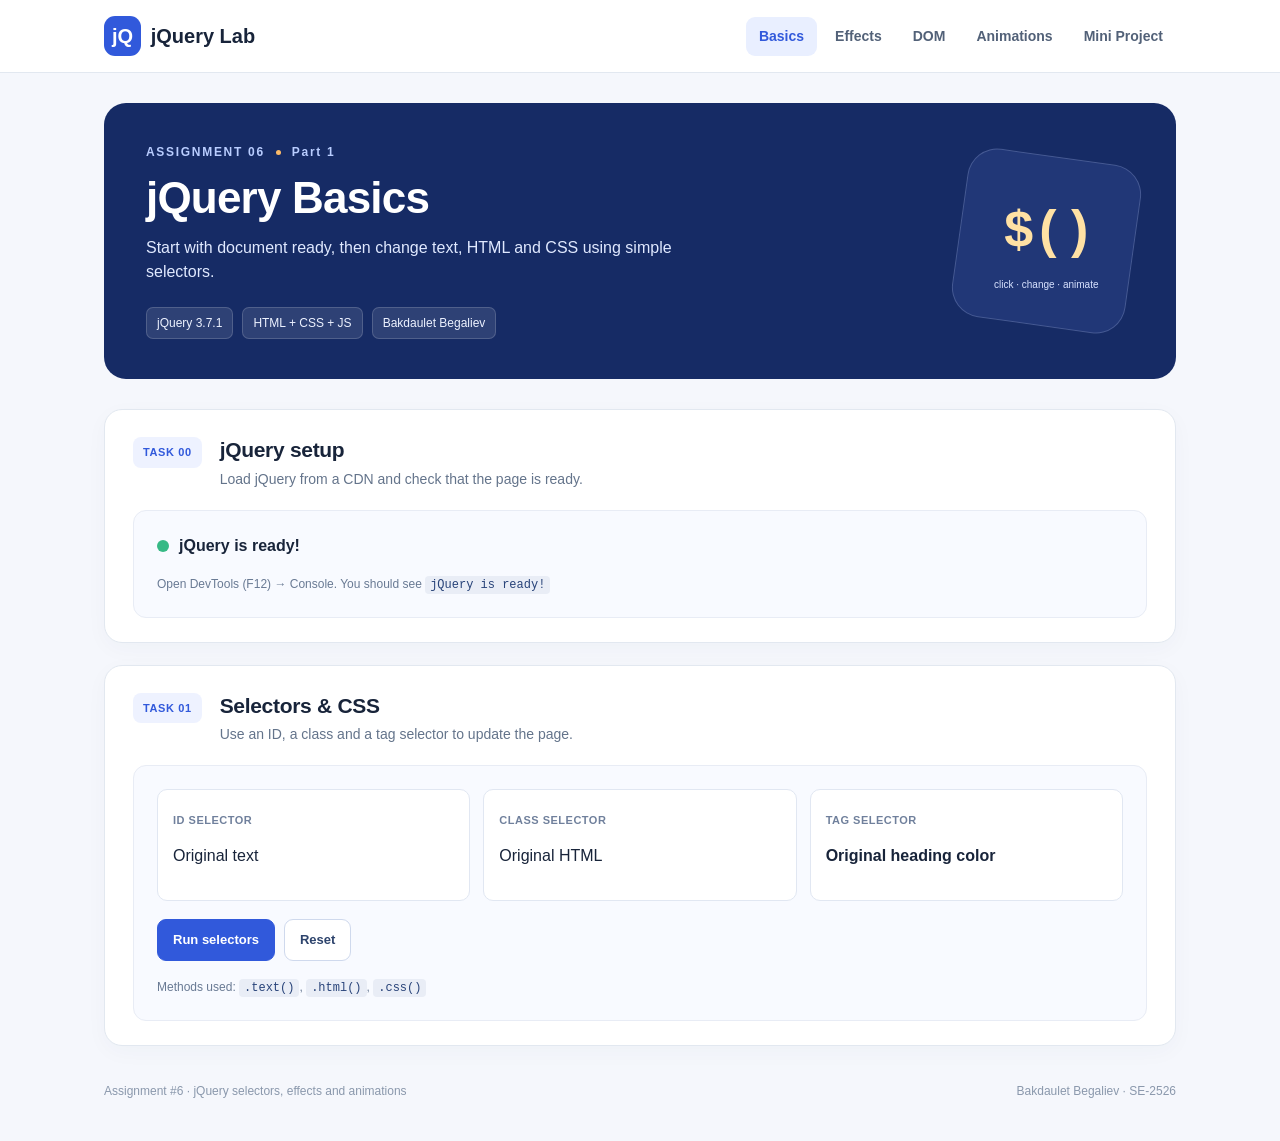
<file: index.html>
<!DOCTYPE html>
<html lang="en">
<head>
  <meta charset="UTF-8">
  <meta name="viewport" content="width=device-width, initial-scale=1.0">
  <title>jQuery Basics | jQuery Lab</title>
  <link rel="stylesheet" href="styles.css">
</head>
<body>
  <header class="site-header">
    <div class="header-inner">
      <a href="index.html" class="logo" aria-label="jQuery Lab home"><span class="logo-mark">jQ</span> jQuery Lab</a>
      <nav class="nav" aria-label="Main navigation">
        <a class="nav-link active" href="index.html">Basics</a>
<a class="nav-link" href="effects.html">Effects</a>
<a class="nav-link" href="dom.html">DOM</a>
<a class="nav-link" href="animations.html">Animations</a>
<a class="nav-link" href="project.html">Mini Project</a>
      </nav>
    </div>
  </header>
  <main class="container">
    <section class="hero">
      <div class="hero-content">
        <p class="eyebrow">ASSIGNMENT 06 <span class="dot"></span> Part 1</p>
        <h1>jQuery Basics</h1>
        <p class="hero-description">Start with document ready, then change text, HTML and CSS using simple selectors.</p>
        <div class="hero-tags"><span>jQuery 3.7.1</span><span>HTML + CSS + JS</span><span>Bakdaulet Begaliev</span></div>
      </div>
      <div class="hero-art" aria-hidden="true"><div class="hero-art-inner"><span>$</span><span>( )</span><small>click · change · animate</small></div></div>
    </section>
    <div class="tasks">
      <section class="task-card" id="task-0">
        <div class="task-heading">
          <span class="task-number">TASK 00</span>
          <div><h2>jQuery setup</h2><p>Load jQuery from a CDN and check that the page is ready.</p></div>
        </div>
        <div class="demo"><div class="inline-status"><span class="status-dot"></span><span id="readyStatus">Checking jQuery...</span></div>
<p class="helper">Open DevTools (F12) → Console. You should see <code>jQuery is ready!</code></p></div>
      </section>
<section class="task-card" id="task-1">
        <div class="task-heading">
          <span class="task-number">TASK 01</span>
          <div><h2>Selectors &amp; CSS</h2><p>Use an ID, a class and a tag selector to update the page.</p></div>
        </div>
        <div class="demo"><div class="example-grid">
  <div class="example-box"><span class="example-label">ID selector</span><p id="idExample">Original text</p></div>
  <div class="example-box"><span class="example-label">Class selector</span><p class="classExample">Original HTML</p></div>
  <div class="example-box"><span class="example-label">Tag selector</span><h3>Original heading color</h3></div>
</div>
<div class="actions"><button id="changeSelectors" class="btn primary" type="button">Run selectors</button><button id="resetSelectors" class="btn secondary" type="button">Reset</button></div>
<p class="helper">Methods used: <code>.text()</code>, <code>.html()</code>, <code>.css()</code></p></div>
      </section>
    </div>
    <footer class="footer">
      <span>Assignment #6 · jQuery selectors, effects and animations</span>
      <span>Bakdaulet Begaliev · SE-2526</span>
    </footer>
  </main>
  <script src="https://code.jquery.com/jquery-3.7.1.min.js"></script>
  <script src="js/basics.js"></script>
</body>
</html>
</file>
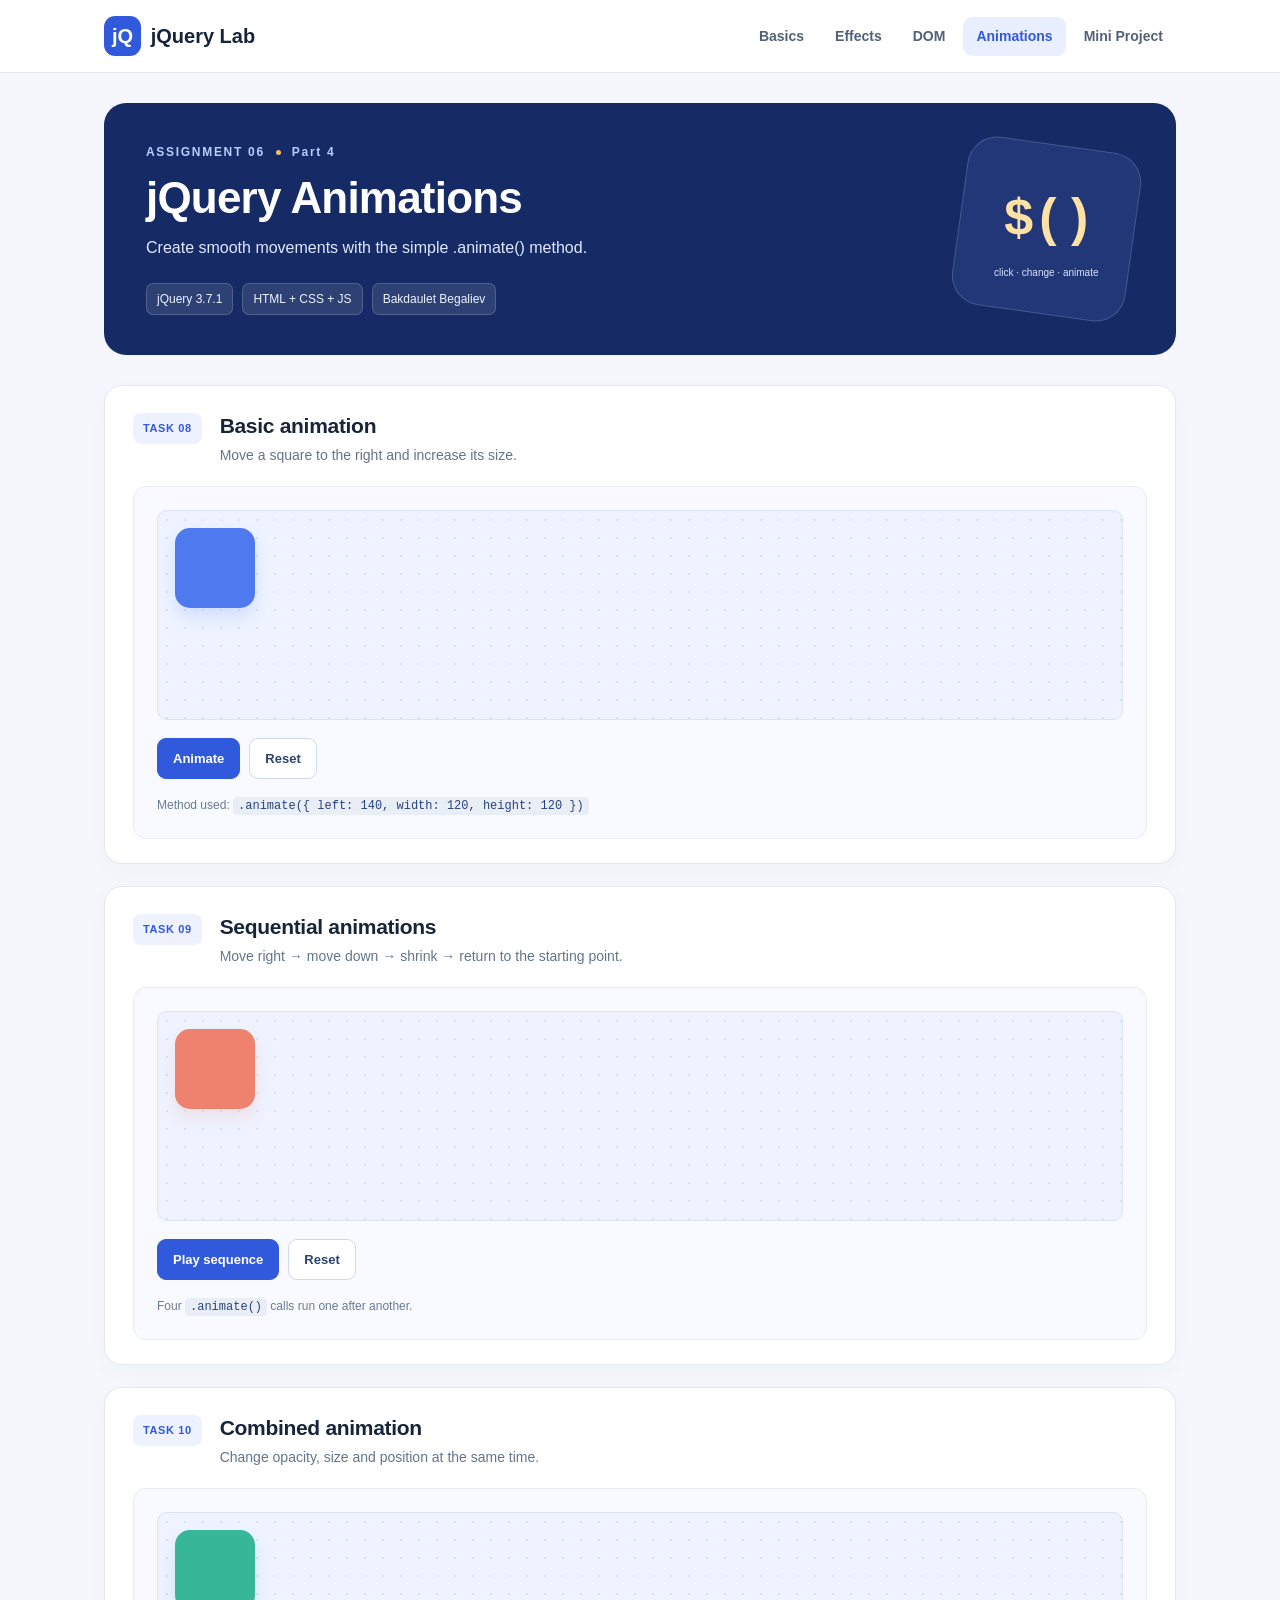
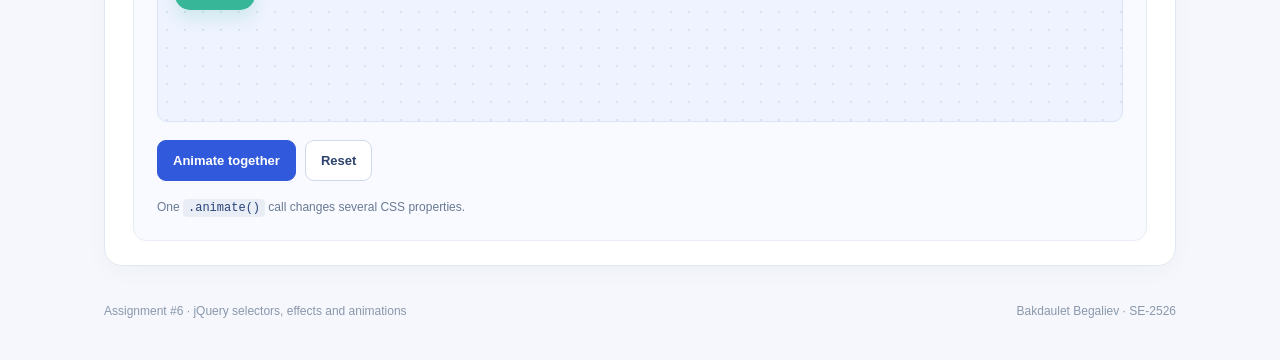
<file: animations.html>
<!DOCTYPE html>
<html lang="en">
<head>
  <meta charset="UTF-8">
  <meta name="viewport" content="width=device-width, initial-scale=1.0">
  <title>jQuery Animations | jQuery Lab</title>
  <link rel="stylesheet" href="styles.css">
</head>
<body>
  <header class="site-header">
    <div class="header-inner">
      <a href="index.html" class="logo" aria-label="jQuery Lab home"><span class="logo-mark">jQ</span> jQuery Lab</a>
      <nav class="nav" aria-label="Main navigation">
        <a class="nav-link" href="index.html">Basics</a>
<a class="nav-link" href="effects.html">Effects</a>
<a class="nav-link" href="dom.html">DOM</a>
<a class="nav-link active" href="animations.html">Animations</a>
<a class="nav-link" href="project.html">Mini Project</a>
      </nav>
    </div>
  </header>
  <main class="container">
    <section class="hero">
      <div class="hero-content">
        <p class="eyebrow">ASSIGNMENT 06 <span class="dot"></span> Part 4</p>
        <h1>jQuery Animations</h1>
        <p class="hero-description">Create smooth movements with the simple .animate() method.</p>
        <div class="hero-tags"><span>jQuery 3.7.1</span><span>HTML + CSS + JS</span><span>Bakdaulet Begaliev</span></div>
      </div>
      <div class="hero-art" aria-hidden="true"><div class="hero-art-inner"><span>$</span><span>( )</span><small>click · change · animate</small></div></div>
    </section>
    <div class="tasks">
      <section class="task-card" id="task-8">
        <div class="task-heading">
          <span class="task-number">TASK 08</span>
          <div><h2>Basic animation</h2><p>Move a square to the right and increase its size.</p></div>
        </div>
        <div class="demo"><div class="animation-stage"><div id="basicBox" class="moving-box"></div></div>
<div class="actions"><button id="basicAnimate" class="btn primary" type="button">Animate</button><button id="basicReset" class="btn secondary" type="button">Reset</button></div>
<p class="helper">Method used: <code>.animate({ left: 140, width: 120, height: 120 })</code></p></div>
      </section>
<section class="task-card" id="task-9">
        <div class="task-heading">
          <span class="task-number">TASK 09</span>
          <div><h2>Sequential animations</h2><p>Move right → move down → shrink → return to the starting point.</p></div>
        </div>
        <div class="demo"><div class="animation-stage"><div id="sequenceBox" class="moving-box coral"></div></div>
<div class="actions"><button id="sequenceAnimate" class="btn primary" type="button">Play sequence</button><button id="sequenceReset" class="btn secondary" type="button">Reset</button></div>
<p class="helper">Four <code>.animate()</code> calls run one after another.</p></div>
      </section>
<section class="task-card" id="task-10">
        <div class="task-heading">
          <span class="task-number">TASK 10</span>
          <div><h2>Combined animation</h2><p>Change opacity, size and position at the same time.</p></div>
        </div>
        <div class="demo"><div class="animation-stage"><div id="combinedBox" class="moving-box green"></div></div>
<div class="actions"><button id="combinedAnimate" class="btn primary" type="button">Animate together</button><button id="combinedReset" class="btn secondary" type="button">Reset</button></div>
<p class="helper">One <code>.animate()</code> call changes several CSS properties.</p></div>
      </section>
    </div>
    <footer class="footer">
      <span>Assignment #6 · jQuery selectors, effects and animations</span>
      <span>Bakdaulet Begaliev · SE-2526</span>
    </footer>
  </main>
  <script src="https://code.jquery.com/jquery-3.7.1.min.js"></script>
  <script src="js/animations.js"></script>
</body>
</html>
</file>
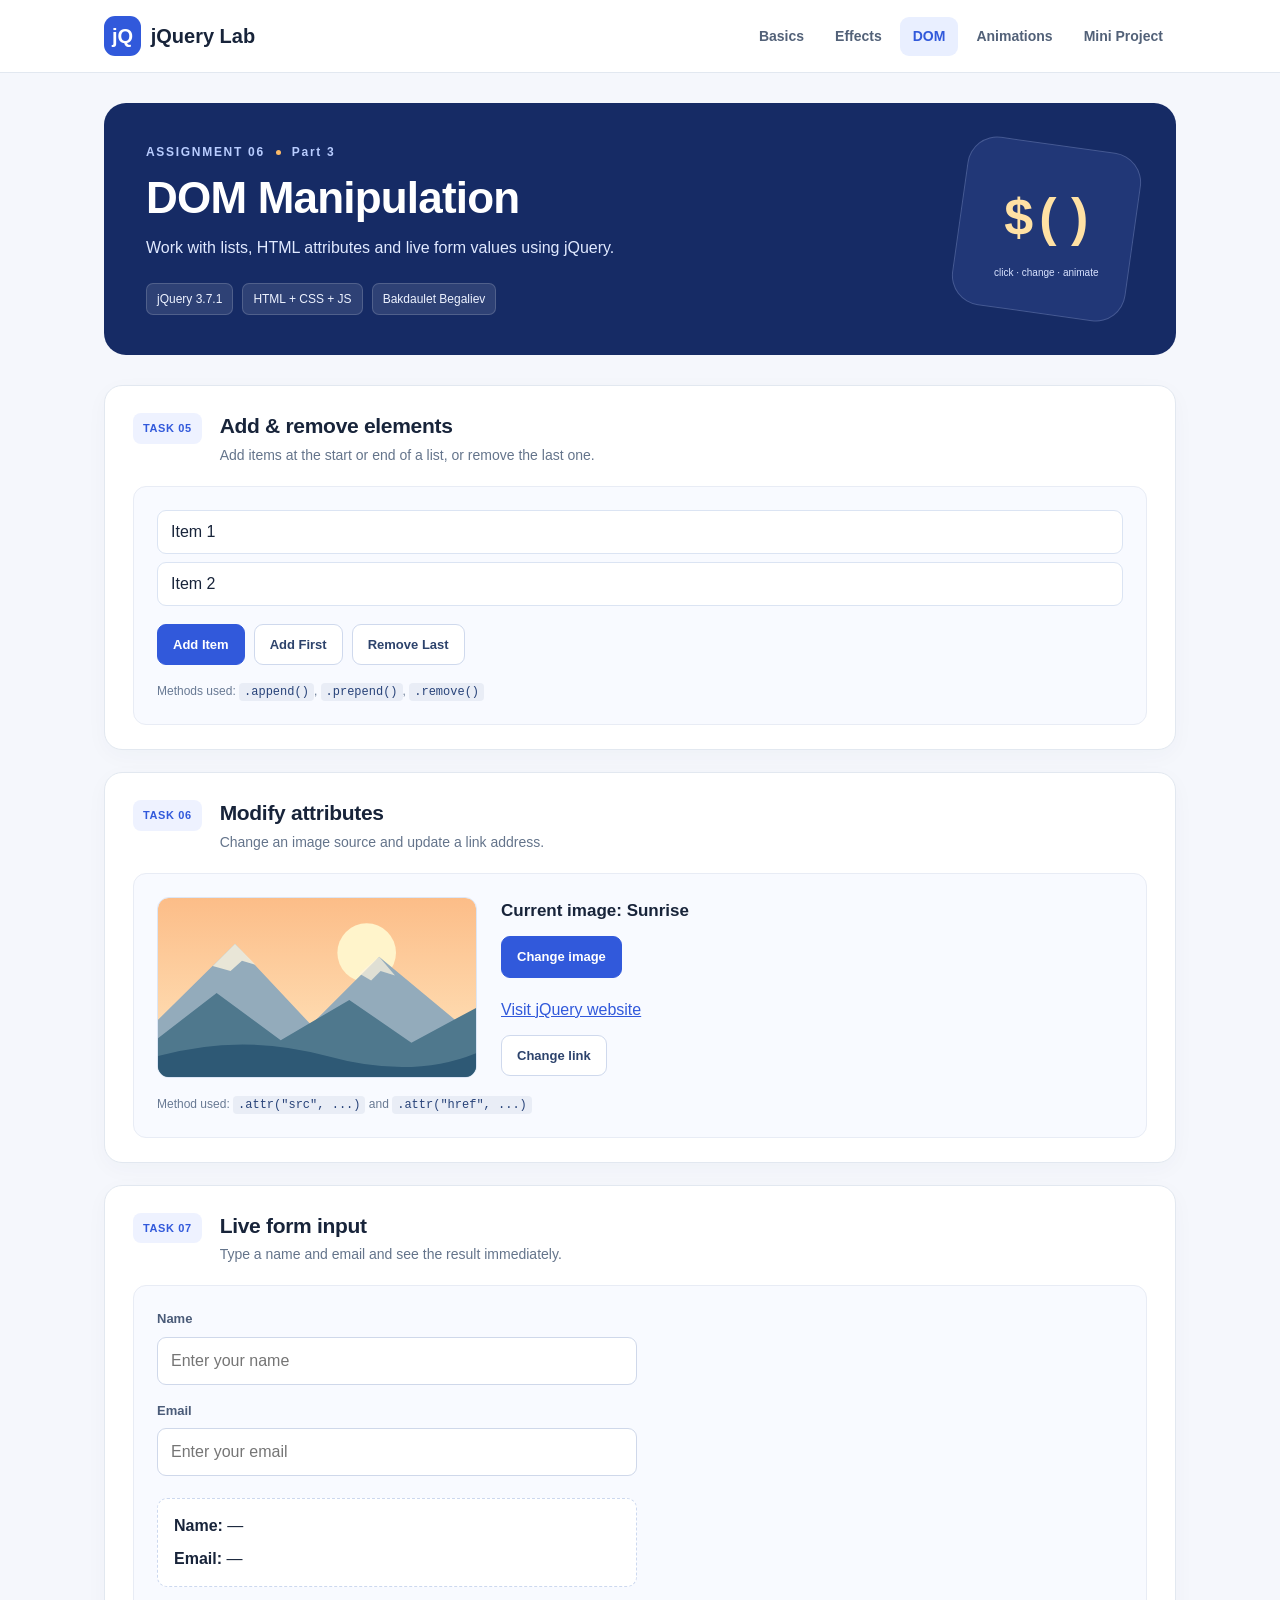
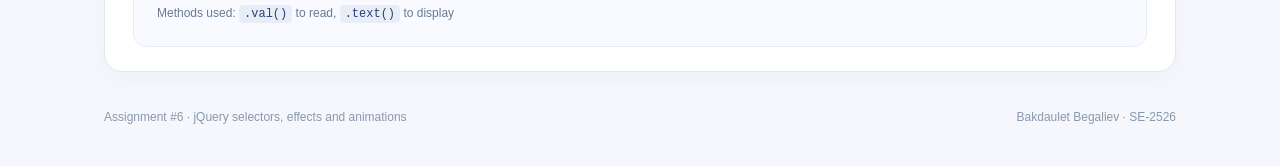
<file: dom.html>
<!DOCTYPE html>
<html lang="en">
<head>
  <meta charset="UTF-8">
  <meta name="viewport" content="width=device-width, initial-scale=1.0">
  <title>DOM Manipulation | jQuery Lab</title>
  <link rel="stylesheet" href="styles.css">
</head>
<body>
  <header class="site-header">
    <div class="header-inner">
      <a href="index.html" class="logo" aria-label="jQuery Lab home"><span class="logo-mark">jQ</span> jQuery Lab</a>
      <nav class="nav" aria-label="Main navigation">
        <a class="nav-link" href="index.html">Basics</a>
<a class="nav-link" href="effects.html">Effects</a>
<a class="nav-link active" href="dom.html">DOM</a>
<a class="nav-link" href="animations.html">Animations</a>
<a class="nav-link" href="project.html">Mini Project</a>
      </nav>
    </div>
  </header>
  <main class="container">
    <section class="hero">
      <div class="hero-content">
        <p class="eyebrow">ASSIGNMENT 06 <span class="dot"></span> Part 3</p>
        <h1>DOM Manipulation</h1>
        <p class="hero-description">Work with lists, HTML attributes and live form values using jQuery.</p>
        <div class="hero-tags"><span>jQuery 3.7.1</span><span>HTML + CSS + JS</span><span>Bakdaulet Begaliev</span></div>
      </div>
      <div class="hero-art" aria-hidden="true"><div class="hero-art-inner"><span>$</span><span>( )</span><small>click · change · animate</small></div></div>
    </section>
    <div class="tasks">
      <section class="task-card" id="task-5">
        <div class="task-heading">
          <span class="task-number">TASK 05</span>
          <div><h2>Add &amp; remove elements</h2><p>Add items at the start or end of a list, or remove the last one.</p></div>
        </div>
        <div class="demo"><ul id="itemList" class="item-list"><li>Item 1</li><li>Item 2</li></ul>
<div class="actions"><button id="appendItem" class="btn primary" type="button">Add Item</button><button id="prependItem" class="btn secondary" type="button">Add First</button><button id="removeItem" class="btn secondary" type="button">Remove Last</button></div>
<p class="helper">Methods used: <code>.append()</code>, <code>.prepend()</code>, <code>.remove()</code></p></div>
      </section>
<section class="task-card" id="task-6">
        <div class="task-heading">
          <span class="task-number">TASK 06</span>
          <div><h2>Modify attributes</h2><p>Change an image source and update a link address.</p></div>
        </div>
        <div class="demo"><div class="attribute-layout"><img id="changePicture" src="assets/sunrise.svg" alt="Landscape that changes when a button is pressed"><div class="attribute-info"><p id="pictureCaption" class="caption-title">Current image: Sunrise</p><button id="changeImage" class="btn primary" type="button">Change image</button><p class="link-line"><a id="changingLink" href="https://jquery.com/" target="_blank" rel="noopener noreferrer">Visit jQuery website</a></p><button id="changeLink" class="btn secondary" type="button">Change link</button></div></div>
<p class="helper">Method used: <code>.attr("src", ...)</code> and <code>.attr("href", ...)</code></p></div>
      </section>
<section class="task-card" id="task-7">
        <div class="task-heading">
          <span class="task-number">TASK 07</span>
          <div><h2>Live form input</h2><p>Type a name and email and see the result immediately.</p></div>
        </div>
        <div class="demo"><form id="liveForm" class="simple-form"><label for="nameInput">Name</label><input id="nameInput" type="text" placeholder="Enter your name" autocomplete="off"><label for="emailInput">Email</label><input id="emailInput" type="email" placeholder="Enter your email" autocomplete="off"></form>
<div class="live-result"><p><strong>Name:</strong> <span id="nameOutput">—</span></p><p><strong>Email:</strong> <span id="emailOutput">—</span></p></div>
<p class="helper">Methods used: <code>.val()</code> to read, <code>.text()</code> to display</p></div>
      </section>
    </div>
    <footer class="footer">
      <span>Assignment #6 · jQuery selectors, effects and animations</span>
      <span>Bakdaulet Begaliev · SE-2526</span>
    </footer>
  </main>
  <script src="https://code.jquery.com/jquery-3.7.1.min.js"></script>
  <script src="js/dom.js"></script>
</body>
</html>
</file>
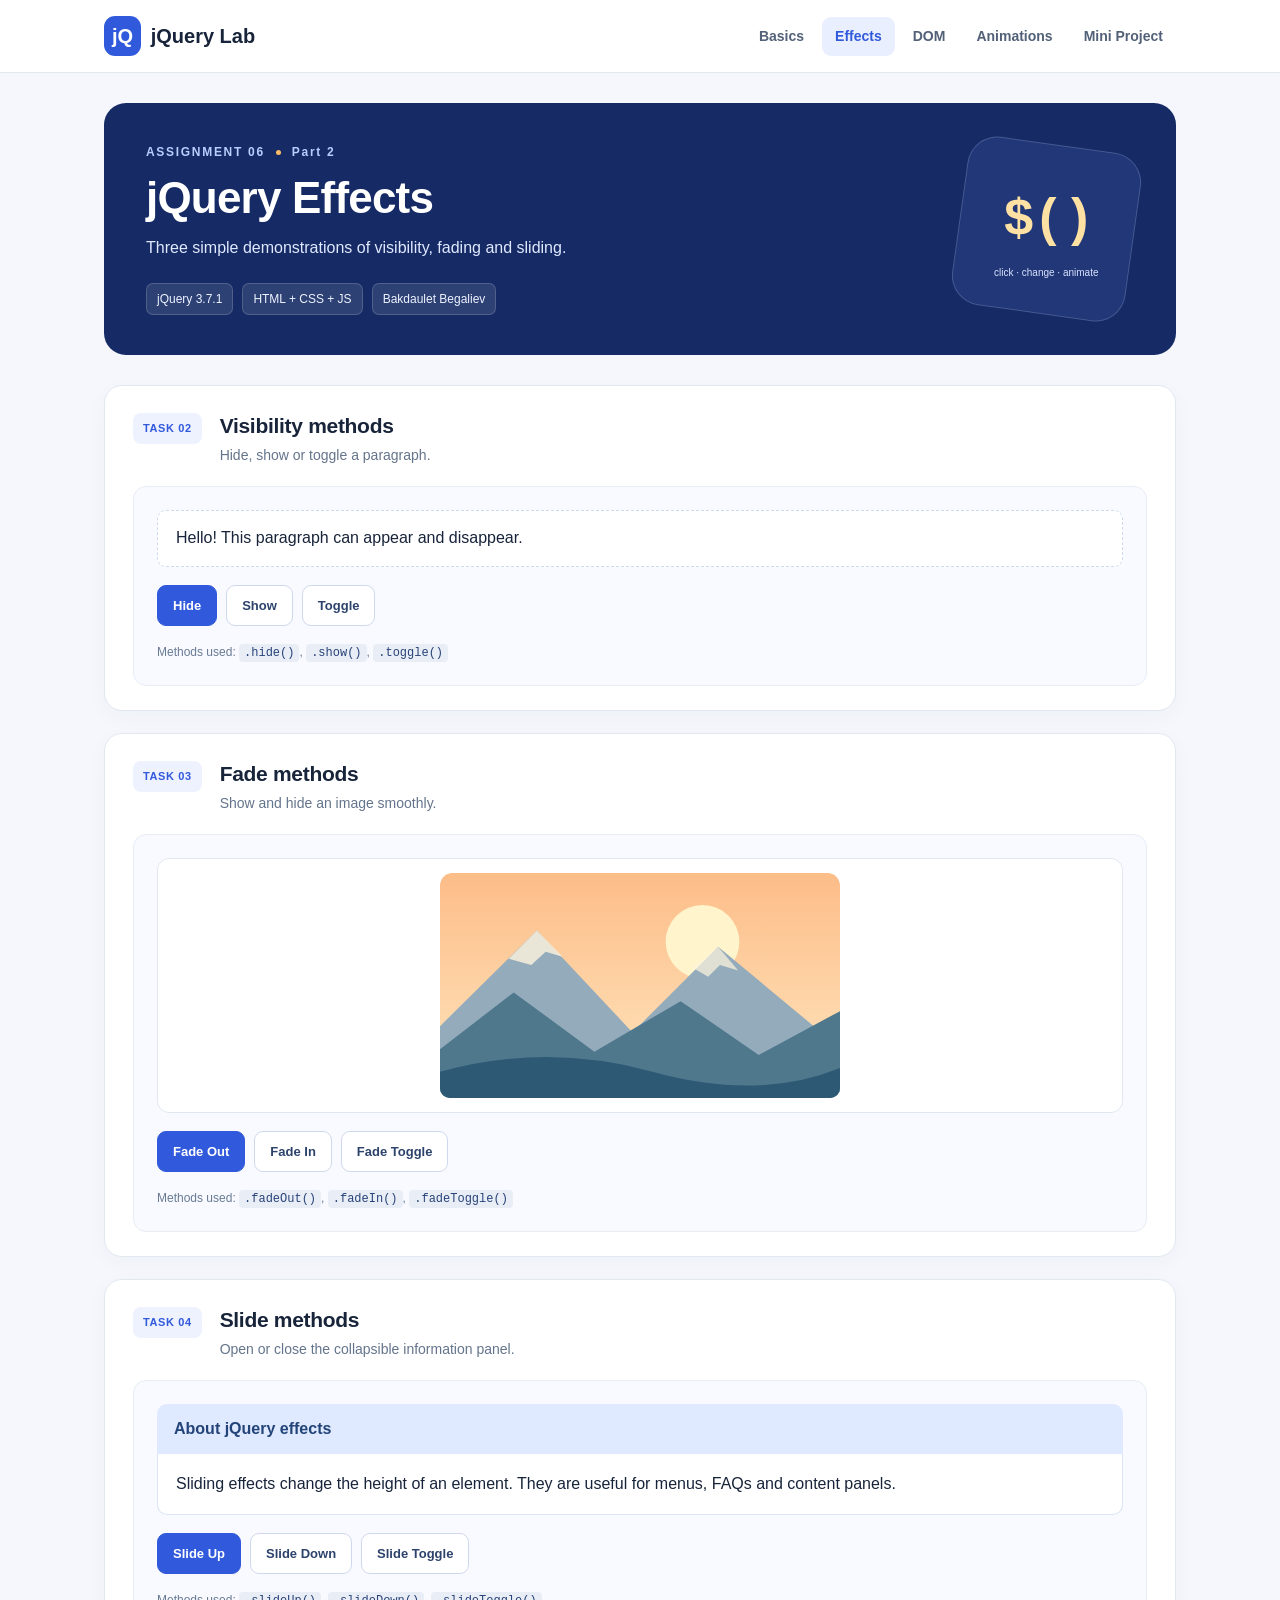
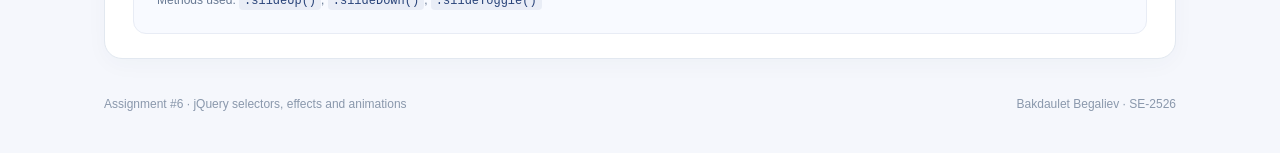
<file: effects.html>
<!DOCTYPE html>
<html lang="en">
<head>
  <meta charset="UTF-8">
  <meta name="viewport" content="width=device-width, initial-scale=1.0">
  <title>jQuery Effects | jQuery Lab</title>
  <link rel="stylesheet" href="styles.css">
</head>
<body>
  <header class="site-header">
    <div class="header-inner">
      <a href="index.html" class="logo" aria-label="jQuery Lab home"><span class="logo-mark">jQ</span> jQuery Lab</a>
      <nav class="nav" aria-label="Main navigation">
        <a class="nav-link" href="index.html">Basics</a>
<a class="nav-link active" href="effects.html">Effects</a>
<a class="nav-link" href="dom.html">DOM</a>
<a class="nav-link" href="animations.html">Animations</a>
<a class="nav-link" href="project.html">Mini Project</a>
      </nav>
    </div>
  </header>
  <main class="container">
    <section class="hero">
      <div class="hero-content">
        <p class="eyebrow">ASSIGNMENT 06 <span class="dot"></span> Part 2</p>
        <h1>jQuery Effects</h1>
        <p class="hero-description">Three simple demonstrations of visibility, fading and sliding.</p>
        <div class="hero-tags"><span>jQuery 3.7.1</span><span>HTML + CSS + JS</span><span>Bakdaulet Begaliev</span></div>
      </div>
      <div class="hero-art" aria-hidden="true"><div class="hero-art-inner"><span>$</span><span>( )</span><small>click · change · animate</small></div></div>
    </section>
    <div class="tasks">
      <section class="task-card" id="task-2">
        <div class="task-heading">
          <span class="task-number">TASK 02</span>
          <div><h2>Visibility methods</h2><p>Hide, show or toggle a paragraph.</p></div>
        </div>
        <div class="demo"><div class="demo-output"><p id="visibilityText">Hello! This paragraph can appear and disappear.</p></div>
<div class="actions"><button id="hideText" class="btn primary" type="button">Hide</button><button id="showText" class="btn secondary" type="button">Show</button><button id="toggleText" class="btn secondary" type="button">Toggle</button></div>
<p class="helper">Methods used: <code>.hide()</code>, <code>.show()</code>, <code>.toggle()</code></p></div>
      </section>
<section class="task-card" id="task-3">
        <div class="task-heading">
          <span class="task-number">TASK 03</span>
          <div><h2>Fade methods</h2><p>Show and hide an image smoothly.</p></div>
        </div>
        <div class="demo"><div class="image-stage"><img id="fadeImage" src="assets/sunrise.svg" alt="Illustrated sunrise over mountains"></div>
<div class="actions"><button id="fadeOut" class="btn primary" type="button">Fade Out</button><button id="fadeIn" class="btn secondary" type="button">Fade In</button><button id="fadeToggle" class="btn secondary" type="button">Fade Toggle</button></div>
<p class="helper">Methods used: <code>.fadeOut()</code>, <code>.fadeIn()</code>, <code>.fadeToggle()</code></p></div>
      </section>
<section class="task-card" id="task-4">
        <div class="task-heading">
          <span class="task-number">TASK 04</span>
          <div><h2>Slide methods</h2><p>Open or close the collapsible information panel.</p></div>
        </div>
        <div class="demo"><div class="panel-title">About jQuery effects</div>
<div id="slidePanel" class="slide-panel">Sliding effects change the height of an element. They are useful for menus, FAQs and content panels.</div>
<div class="actions"><button id="slideUp" class="btn primary" type="button">Slide Up</button><button id="slideDown" class="btn secondary" type="button">Slide Down</button><button id="slideToggle" class="btn secondary" type="button">Slide Toggle</button></div>
<p class="helper">Methods used: <code>.slideUp()</code>, <code>.slideDown()</code>, <code>.slideToggle()</code></p></div>
      </section>
    </div>
    <footer class="footer">
      <span>Assignment #6 · jQuery selectors, effects and animations</span>
      <span>Bakdaulet Begaliev · SE-2526</span>
    </footer>
  </main>
  <script src="https://code.jquery.com/jquery-3.7.1.min.js"></script>
  <script src="js/effects.js"></script>
</body>
</html>
</file>
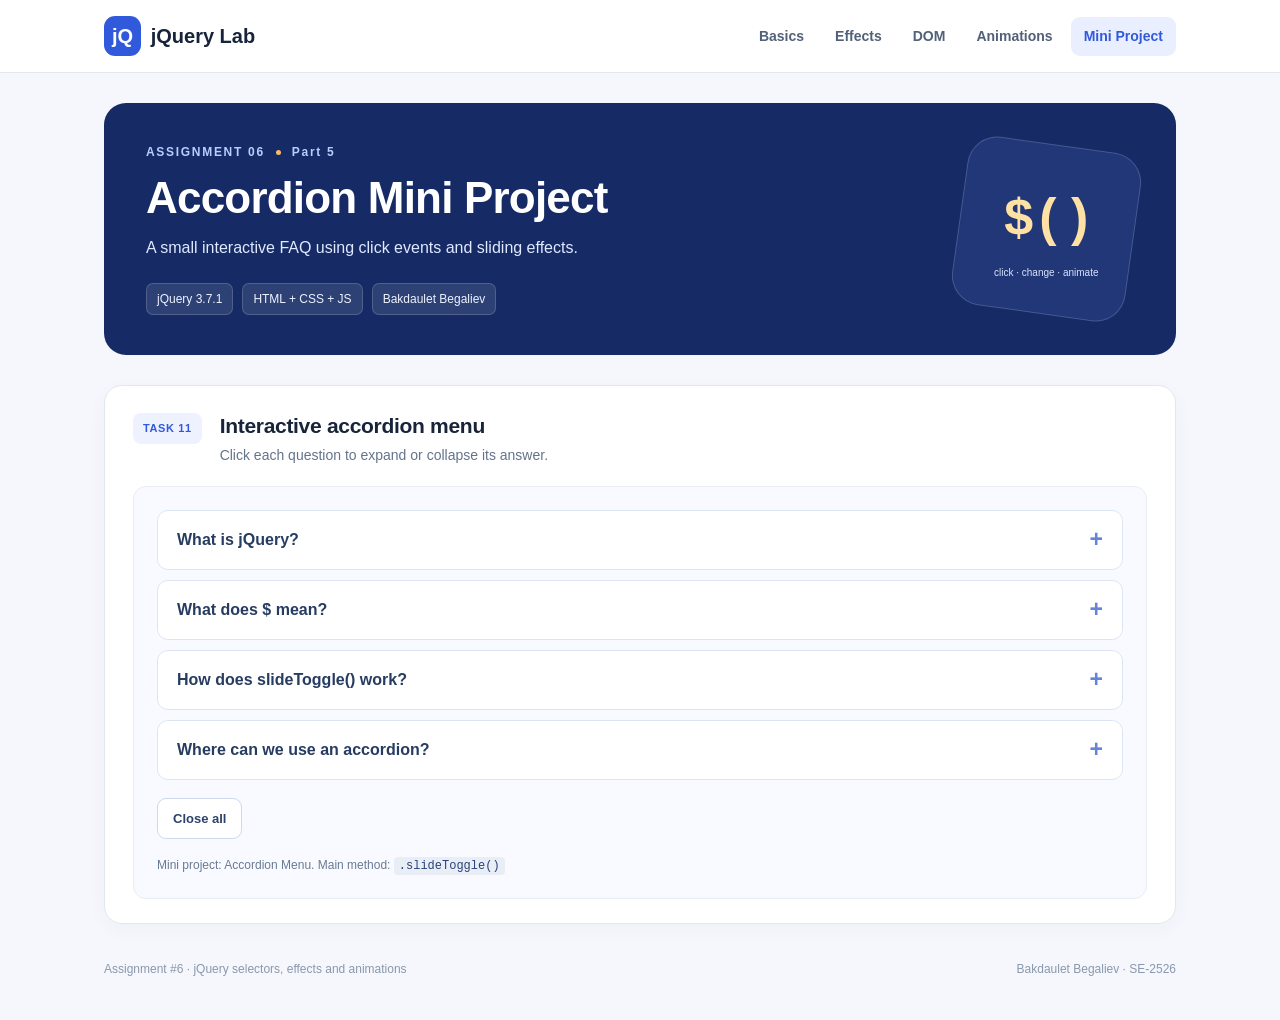
<file: project.html>
<!DOCTYPE html>
<html lang="en">
<head>
  <meta charset="UTF-8">
  <meta name="viewport" content="width=device-width, initial-scale=1.0">
  <title>Accordion Mini Project | jQuery Lab</title>
  <link rel="stylesheet" href="styles.css">
</head>
<body>
  <header class="site-header">
    <div class="header-inner">
      <a href="index.html" class="logo" aria-label="jQuery Lab home"><span class="logo-mark">jQ</span> jQuery Lab</a>
      <nav class="nav" aria-label="Main navigation">
        <a class="nav-link" href="index.html">Basics</a>
<a class="nav-link" href="effects.html">Effects</a>
<a class="nav-link" href="dom.html">DOM</a>
<a class="nav-link" href="animations.html">Animations</a>
<a class="nav-link active" href="project.html">Mini Project</a>
      </nav>
    </div>
  </header>
  <main class="container">
    <section class="hero">
      <div class="hero-content">
        <p class="eyebrow">ASSIGNMENT 06 <span class="dot"></span> Part 5</p>
        <h1>Accordion Mini Project</h1>
        <p class="hero-description">A small interactive FAQ using click events and sliding effects.</p>
        <div class="hero-tags"><span>jQuery 3.7.1</span><span>HTML + CSS + JS</span><span>Bakdaulet Begaliev</span></div>
      </div>
      <div class="hero-art" aria-hidden="true"><div class="hero-art-inner"><span>$</span><span>( )</span><small>click · change · animate</small></div></div>
    </section>
    <div class="tasks">
      <section class="task-card" id="task-11">
        <div class="task-heading">
          <span class="task-number">TASK 11</span>
          <div><h2>Interactive accordion menu</h2><p>Click each question to expand or collapse its answer.</p></div>
        </div>
        <div class="demo"><div class="accordion">
  <div class="accordion-item"><button class="accordion-question" type="button">What is jQuery? <span class="plus">+</span></button><div class="accordion-answer"><p>jQuery is a JavaScript library that makes working with HTML elements easier.</p></div></div>
  <div class="accordion-item"><button class="accordion-question" type="button">What does $ mean? <span class="plus">+</span></button><div class="accordion-answer"><p>The dollar sign is a shortcut for the jQuery function. It selects elements so we can work with them.</p></div></div>
  <div class="accordion-item"><button class="accordion-question" type="button">How does slideToggle() work? <span class="plus">+</span></button><div class="accordion-answer"><p>It opens an element if it is closed, and closes it if it is open.</p></div></div>
  <div class="accordion-item"><button class="accordion-question" type="button">Where can we use an accordion? <span class="plus">+</span></button><div class="accordion-answer"><p>Accordions are useful for FAQ pages, product details and help sections.</p></div></div>
</div>
<div class="actions"><button id="closeAll" class="btn secondary" type="button">Close all</button></div>
<p class="helper">Mini project: Accordion Menu. Main method: <code>.slideToggle()</code></p></div>
      </section>
    </div>
    <footer class="footer">
      <span>Assignment #6 · jQuery selectors, effects and animations</span>
      <span>Bakdaulet Begaliev · SE-2526</span>
    </footer>
  </main>
  <script src="https://code.jquery.com/jquery-3.7.1.min.js"></script>
  <script src="js/project.js"></script>
</body>
</html>
</file>
<file: styles.css>
:root {
  --ink: #18243a;
  --muted: #64748b;
  --blue: #3159db;
  --blue-light: #e9efff;
  --line: #e2e8f0;
  --background: #f5f7fc;
}
* { box-sizing: border-box; }
body { margin: 0; background: var(--background); color: var(--ink); font-family: Arial, Helvetica, sans-serif; line-height: 1.5; }
a { color: var(--blue); }
button, input { font: inherit; }
.site-header { background: #fff; border-bottom: 1px solid var(--line); }
.header-inner { max-width: 1120px; margin: auto; padding: 16px 24px; display: flex; align-items: center; justify-content: space-between; gap: 24px; }
.logo { text-decoration: none; font-size: 20px; font-weight: 800; color: var(--ink); white-space: nowrap; }
.logo-mark { display: inline-block; background: var(--blue); color: white; border-radius: 11px; padding: 5px 8px; margin-right: 4px; }
.nav { display: flex; gap: 5px; flex-wrap: wrap; }
.nav-link { color: #526178; text-decoration: none; padding: 9px 13px; border-radius: 9px; font-size: 14px; font-weight: 700; }
.nav-link:hover { background: #f0f4fe; }
.nav-link.active { color: var(--blue); background: var(--blue-light); }
.container { max-width: 1120px; padding: 30px 24px 18px; margin: auto; }
.hero { background: #162b65; color: white; border-radius: 22px; padding: 40px 42px; display: flex; justify-content: space-between; align-items: center; gap: 30px; overflow: hidden; }
.hero-content { max-width: 650px; }
.eyebrow { font-size: 12px; font-weight: 800; letter-spacing: 1.7px; color: #b9cdff; margin: 0 0 12px; }
.dot { display: inline-block; width: 5px; height: 5px; background: #fbba68; border-radius: 50%; vertical-align: middle; margin: 0 6px; }
h1 { font-size: clamp(30px, 4vw, 44px); line-height: 1.12; letter-spacing: -.8px; margin: 0 0 14px; }
.hero-description { margin: 0; font-size: 16px; color: #e0e9ff; max-width: 580px; }
.hero-tags { display: flex; flex-wrap: wrap; gap: 9px; margin-top: 23px; }
.hero-tags span { background: #ffffff1b; border: 1px solid #ffffff29; color: #edf2ff; border-radius: 7px; padding: 6px 10px; font-size: 12px; }
.hero-art { flex-shrink: 0; width: 175px; height: 170px; background: #6d88eb22; border: 1px solid #d8e0ff33; border-radius: 30px; transform: rotate(8deg); display: grid; place-items: center; }
.hero-art-inner { transform: rotate(-8deg); text-align: center; }
.hero-art-inner > span { display: inline-block; font-weight: 800; font-size: 52px; margin: 0 3px; color: #ffe1a4; }
.hero-art-inner small { display: block; font-size: 10px; color: #d8e2ff; margin-top: 9px; }
.tasks { display: grid; gap: 22px; padding: 30px 0 14px; }
.task-card { background: white; border: 1px solid var(--line); border-radius: 18px; padding: 27px 28px 24px; box-shadow: 0 6px 22px #1d336408; }
.task-heading { display: flex; gap: 18px; align-items: flex-start; margin-bottom: 20px; }
.task-number { display: inline-block; background: #eef2ff; color: var(--blue); padding: 7px 10px; border-radius: 8px; font-size: 11px; font-weight: 800; white-space: nowrap; letter-spacing: .6px; }
h2 { font-size: 21px; margin: -3px 0 3px; letter-spacing: -.3px; }
.task-heading p { margin: 0; color: var(--muted); font-size: 14px; }
.demo { background: #f8faff; border: 1px solid #e8ecf5; border-radius: 13px; padding: 23px; }
.actions { display: flex; flex-wrap: wrap; gap: 9px; margin-top: 18px; }
.btn { border: 1px solid #cfd9ed; border-radius: 9px; padding: 10px 15px; cursor: pointer; font-size: 13px; font-weight: 700; transition: background .15s; }
.btn.primary { background: var(--blue); color: #fff; border-color: var(--blue); }
.btn.primary:hover { background: #2446ba; }
.btn.secondary { color: #2d436c; background: #fff; }
.btn.secondary:hover { background: #edf2ff; }
.helper { margin: 17px 0 0; color: #697a94; font-size: 12px; }
code { background: #e9edf6; color: #284379; padding: 2px 5px; border-radius: 4px; font-size: 12px; }
.inline-status { display: flex; align-items: center; gap: 10px; font-size: 16px; font-weight: 700; }
.status-dot { display: inline-block; width: 12px; height: 12px; border-radius: 50%; background: #36b985; }
.example-grid { display: grid; grid-template-columns: repeat(3, minmax(0, 1fr)); gap: 13px; }
.example-box { border-radius: 10px; border: 1px solid #e1e7f2; padding: 17px 15px; background: white; min-height: 112px; }
.example-label { font-size: 11px; font-weight: 800; color: #70809c; text-transform: uppercase; letter-spacing: .5px; }
.example-box p, .example-box h3 { margin: 13px 0 0; font-size: 16px; }
.demo-output { background: #fff; border: 1px dashed #ccdaee; padding: 15px 18px; border-radius: 9px; min-height: 57px; }
.demo-output p { margin: 0; }
.image-stage { background: #fff; border: 1px solid #e1e7f0; border-radius: 12px; min-height: 225px; display: flex; align-items: center; justify-content: center; padding: 14px; }
.image-stage img { width: 100%; max-width: 400px; height: auto; border-radius: 10px; }
.panel-title { background: #dfe9ff; color: #234478; padding: 13px 17px; border-radius: 10px 10px 0 0; font-weight: 700; }
.slide-panel { background: #fff; border: 1px solid #dbe4f4; border-top: 0; padding: 18px; border-radius: 0 0 10px 10px; }
.item-list { margin: 0; padding: 0; list-style: none; display: grid; gap: 8px; }
.item-list li { border: 1px solid #dbe4f3; background: white; border-radius: 9px; padding: 9px 13px; }
.attribute-layout { display: grid; grid-template-columns: minmax(0, 320px) 1fr; align-items: center; gap: 24px; }
.attribute-layout img { display: block; width: 100%; border-radius: 12px; border: 1px solid #dce6f6; }
.caption-title { font-size: 17px; font-weight: 700; margin: 0 0 13px; }
.link-line { margin: 20px 0 13px; }
.simple-form { display: grid; gap: 8px; max-width: 480px; }
.simple-form label { font-size: 13px; font-weight: 700; color: #4a5b78; }
.simple-form input { border: 1px solid #cfd8ea; border-radius: 9px; padding: 11px 13px; background: white; margin-bottom: 8px; outline: none; }
.simple-form input:focus { border-color: var(--blue); box-shadow: 0 0 0 3px #3159db1a; }
.live-result { max-width: 480px; margin-top: 14px; background: white; border-radius: 10px; border: 1px dashed #ccd8ef; padding: 6px 16px; overflow-wrap: anywhere; }
.live-result p { margin: 9px 0; }
.animation-stage { width: 100%; height: 210px; background-color: #eef3ff; background-image: radial-gradient(#d7e0f4 1px, transparent 1px); background-size: 18px 18px; border: 1px solid #dbe3f4; border-radius: 10px; padding: 17px; overflow: hidden; }
.moving-box { position: relative; left: 0; top: 0; width: 80px; height: 80px; border-radius: 15px; background: #4f79ef; box-shadow: 0 9px 15px #4f79ef29; }
.moving-box.coral { background: #ef826e; box-shadow: 0 9px 15px #ef826e29; }
.moving-box.green { background: #38b698; box-shadow: 0 9px 15px #38b69829; }
.accordion { display: grid; gap: 10px; }
.accordion-item { background: #fff; border: 1px solid #dbe4f2; border-radius: 11px; overflow: hidden; }
.accordion-question { width: 100%; text-align: left; background: white; border: 0; color: #263c61; font-weight: 700; cursor: pointer; padding: 17px 19px; display: flex; align-items: center; justify-content: space-between; gap: 10px; }
.accordion-question:hover { background: #f4f7ff; }
.accordion-question.active { color: var(--blue); background: #eef3ff; }
.plus { color: #6384d7; font-size: 23px; line-height: 1; }
.accordion-question.active .plus { transform: rotate(45deg); }
.accordion-answer { display: none; padding: 1px 19px 15px; color: #5a6d88; font-size: 14px; }
.accordion-answer p { margin: 13px 0 3px; }
.footer { color: #8a98ac; font-size: 12px; display: flex; justify-content: space-between; flex-wrap: wrap; gap: 12px; padding: 22px 0 25px; }
@media (max-width: 820px) {
  .header-inner { flex-direction: column; align-items: flex-start; gap: 12px; }
  .hero-art { display: none; }
  .example-grid { grid-template-columns: 1fr; }
}
@media (max-width: 560px) {
  .container { padding: 20px 14px 10px; }
  .header-inner { padding: 14px; }
  .nav-link { padding: 7px 9px; font-size: 12px; }
  .hero { padding: 29px 24px; }
  .task-card { padding: 19px 16px; }
  .task-heading { gap: 11px; }
  h2 { font-size: 18px; }
  .demo { padding: 15px; }
  .attribute-layout { grid-template-columns: 1fr; gap: 17px; }
  .footer { flex-direction: column; }
}
</file>
